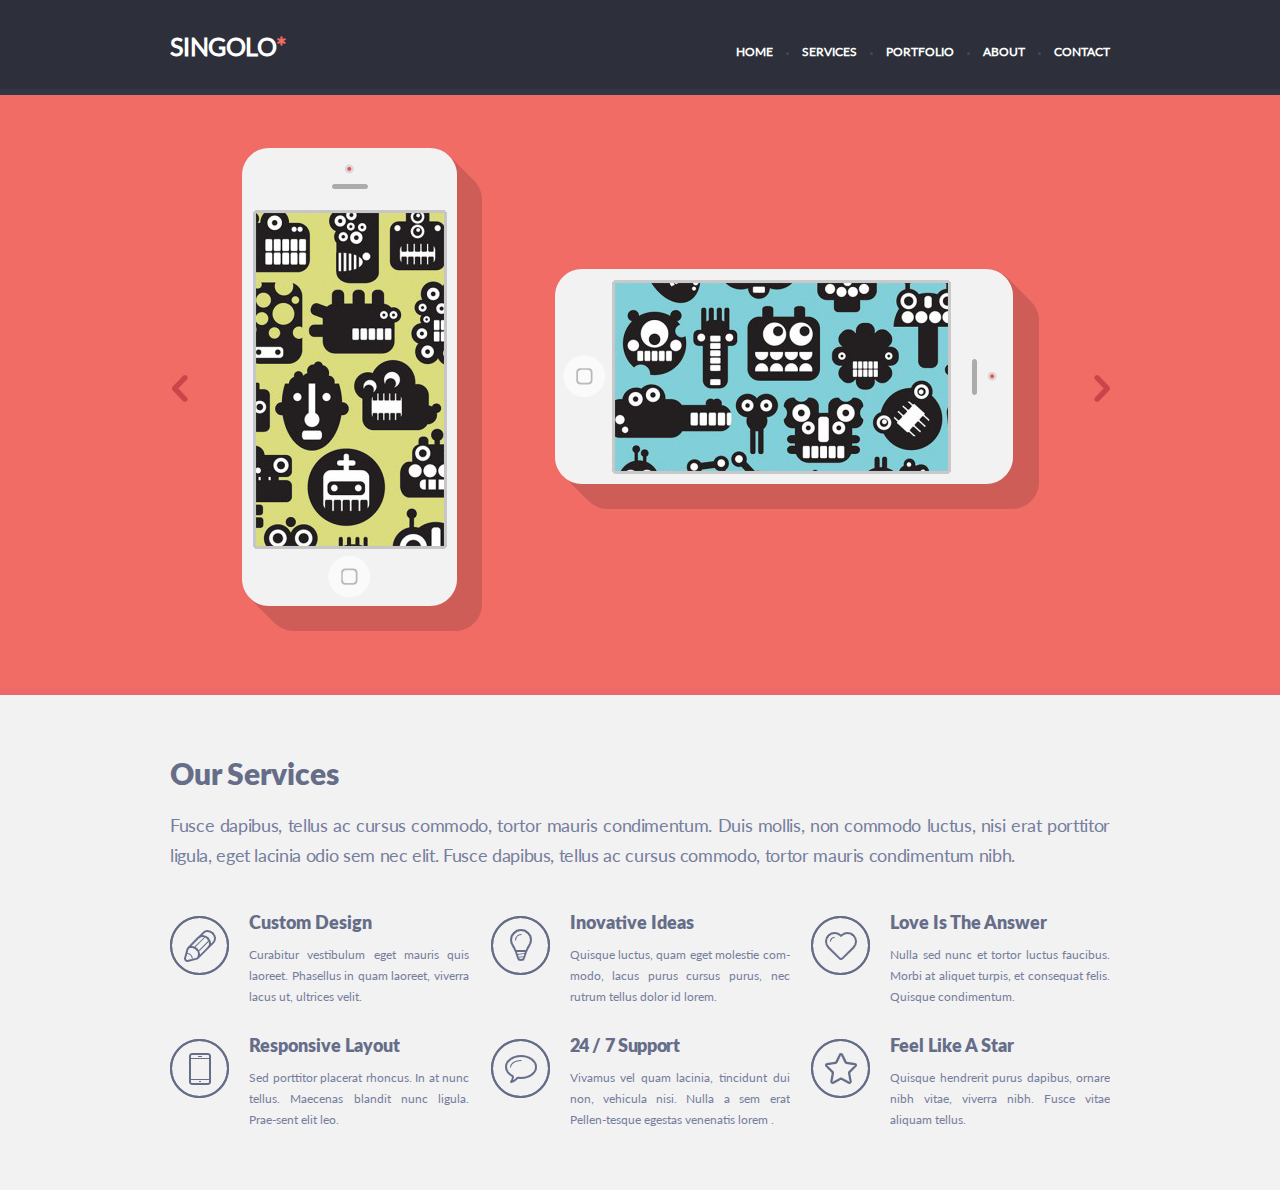
<file: singolo1.html>
<!DOCTYPE html>
<html lang="en">

<head>
    <meta charset="UTF-8">
    <meta name="viewport" content="width=device-width, initial-scale=1.0">
    <link rel="stylesheet" href="singolo1.css">
    <title>Singolo*</title>
</head>

<body>
    <header class="header">
        <div class="wrapper">
            <div class="header__wrapper">
                <h1 class="logo">Singolo<span>*</span></h1>
                <nav class="nav">
                    <ul class="nav__list">
                        <li class="nav__list__item"><a href="#">home</a></li>
                        <li class="nav__list__item"><a href="#">services</a></li>
                        <li class="nav__list__item"><a href="#">portfolio</a></li>
                        <li class="nav__list__item"><a href="#">about</a></li>
                        <li class="nav__list__item"><a href="#">contact</a></li>
                    </ul>
                </nav>
            </div>
        </div>
    </header>

    <div class="flip">
        <div class="wrapper">
            <div class="flip__inner">
                <div class="flip__item">
                    <div class="iphone_ver">
                        <img src="assets/images/iPhone Vertical.png" alt="phone">
                    </div>
                    <div class="iphone_hor">
                        <img src="assets/images/iPhone Horizontal.png" alt="phone">
                    </div>
                </div>
                <div class="left">
                    <div class="arrow-left">
                        <a href="#"></a>
                    </div>
                </div>
                <div class="right">
                    <div class="arrow-right">
                        <a href="#"></a>
                    </div>
                </div>
            </div>
        </div>
    </div>

    <section class="services">
        <div class="wrapper">
            <h2 class="services__title">Our Services</h2>
            <p class="services__subtitle">Fusce dapibus, tellus ac cursus commodo, tortor mauris condimentum. Duis
                mollis, non commodo luctus, nisi erat porttitor ligula, eget lacinia odio sem nec elit. Fusce dapibus,
                tellus ac cursus commodo, tortor mauris condimentum nibh.</p>
            <div class="layout-3-column">
                <div class="benefit-content">
                    <div class="benefit-content__logo">
                        <img src="./assets/images/pen.png" alt="pen" class="services__img">
                    </div>
                    <h3 class="benefit-content__item__title">Custom Design</h3>
                    <p class="benefit-content__item__text">Curabitur vestibulum eget mauris quis laoreet. Phasellus in
                        quam laoreet, viverra lacus ut, ultrices velit.</p>
                </div>

                <div class="benefit-content">
                    <div class="benefit-content__logo">
                        <img src="./assets/images/light.png" alt="light" class="services__img">
                    </div>
                    <h3 class="benefit-content__item__title">Inovative Ideas</h3>
                    <p class="benefit-content__item__text">Quisque luctus, quam eget molestie com-modo, lacus purus
                        cursus purus, nec rutrum tellus dolor id lorem.</p>
                </div>

                <div class="benefit-content">
                    <div class="benefit-content__logo">
                        <img src="./assets/images/heart.png" alt="heart" class="services__img">
                    </div>
                    <h3 class="benefit-content__item__title">Love Is The Answer</h3>
                    <p class="benefit-content__item__text">Nulla sed nunc et tortor luctus faucibus. Morbi at aliquet turpis, et consequat felis. Quisque condimentum.</p>
                </div>

                <div class="benefit-content">
                    <div class="benefit-content__logo">
                        <img src="./assets/images/phone.png" alt="phone" class="services__img">
                    </div>
                    <h3 class="benefit-content__item__title">Responsive Layout</h3>
                    <p class="benefit-content__item__text">Sed porttitor placerat rhoncus. In at nunc tellus. Maecenas
                        blandit nunc ligula. Prae-sent elit leo.</p>
                </div>

                <div class="benefit-content">
                    <div class="benefit-content__logo">
                        <img src="./assets/images/chat.png" alt="chat" class="services__img">
                    </div>
                    <h3 class="benefit-content__item__title benefit-content__item__title-ls">24  / 7  Support</h3>
                    <p class="benefit-content__item__text benefit-content__item__text-ls">Vivamus vel quam lacinia, tincidunt dui non, vehicula nisi.
                        Nulla a sem erat Pellen-tesque egestas venenatis lorem .</p>
                </div>

                <div class="benefit-content">
                    <div class="benefit-content__logo">
                        <img src="./assets/images/star.png" alt="star" class="services__img">
                    </div>
                    <h3 class="benefit-content__item__title">Feel Like A Star</h3>
                    <p class="benefit-content__item__text">Quisque hendrerit purus dapibus, ornare nibh vitae, viverra
                        nibh. Fusce vitae aliquam tellus.</p>
                </div>
            </div>
        </div>
    </section>
</body>

</html>
</file>
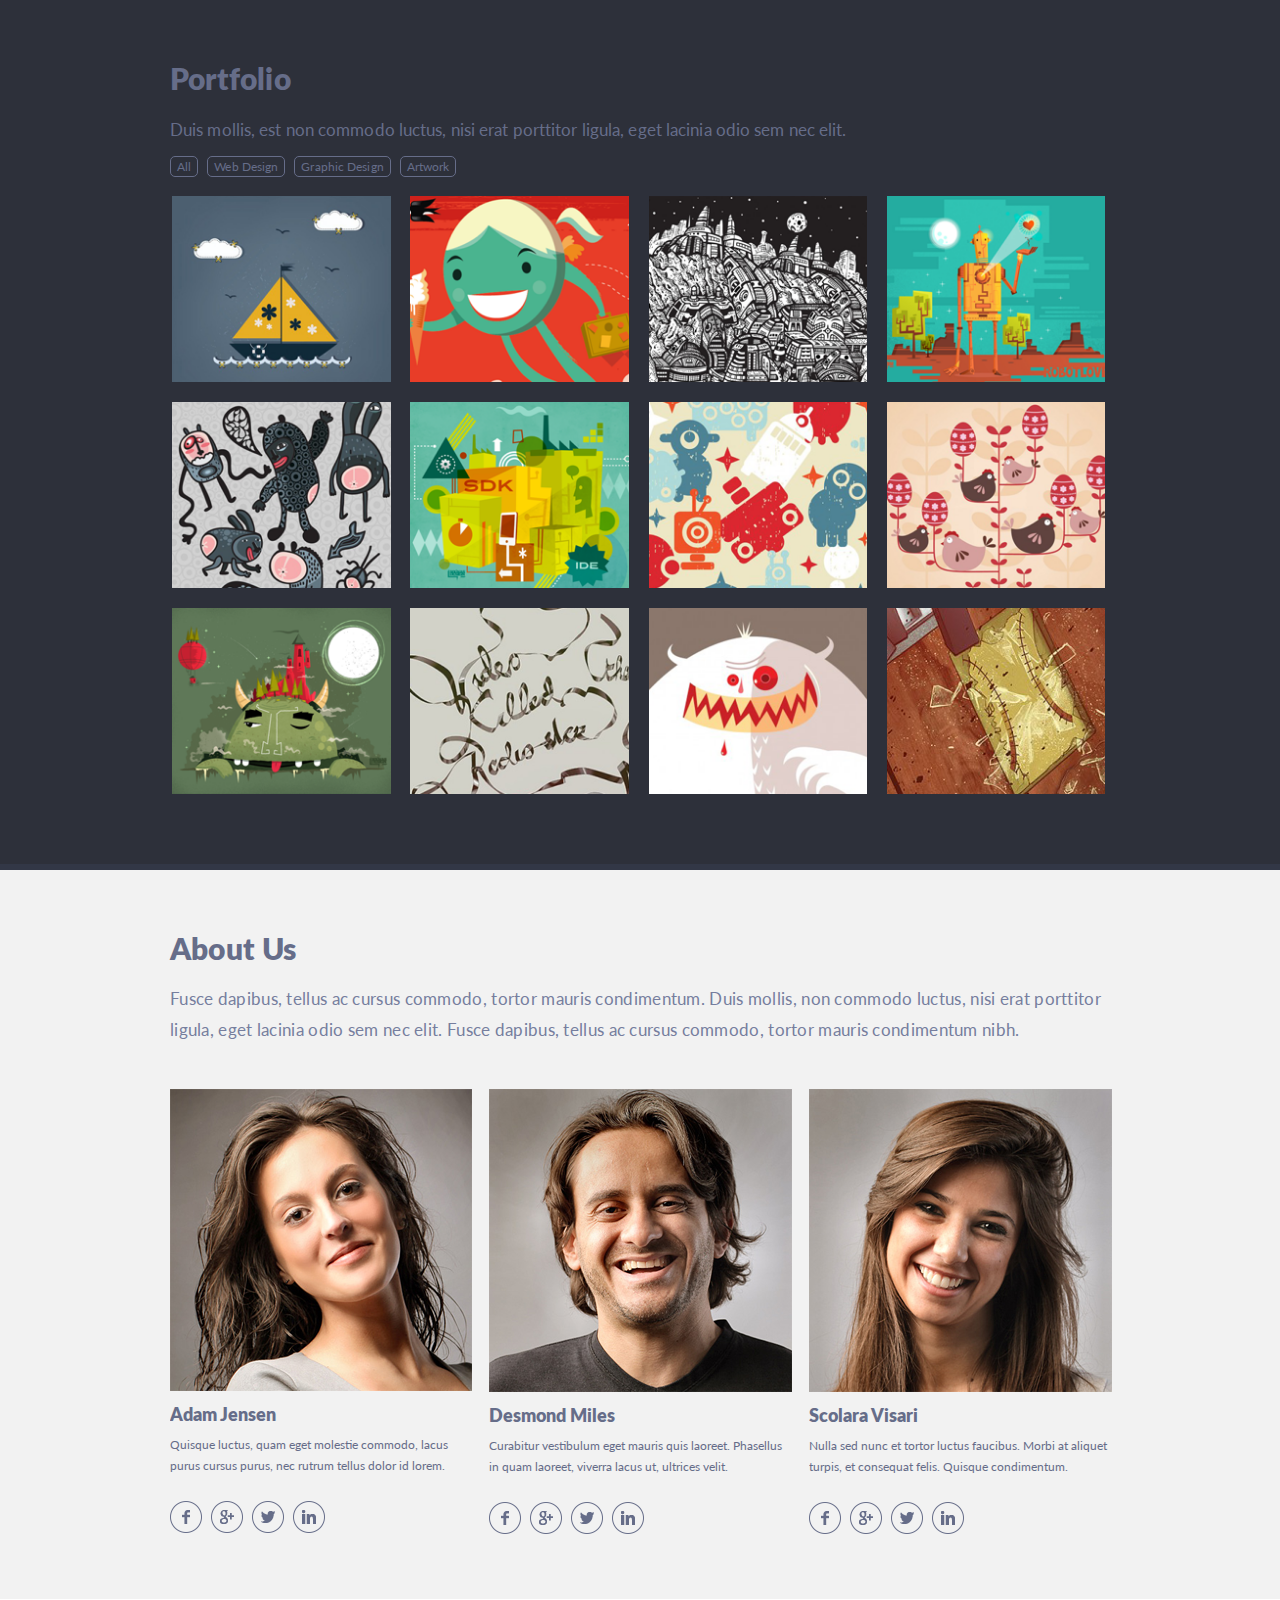
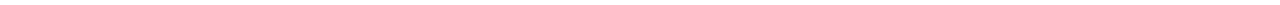
<file: singolo2.html>
<!DOCTYPE html>
<html lang="en">

<head>
    <meta charset="UTF-8">
    <meta name="viewport" content="width=device-width, initial-scale=1.0">
    <link rel="stylesheet" href="singolo2.css">
    <title>Singolo* 2</title>
</head>

<body>
    <section class="portfolio">
        <div class="wrapper">
            <h2 class="portfolio__title">Portfolio</h2>
            <p class="portfolio__subtitle">Duis mollis, est non commodo luctus, nisi erat porttitor ligula, eget lacinia odio sem nec elit.</p>
            <nav class="portfolio__nav">
                    <ul class="portfolio__menu">
                        <li class="portfolio-menu__item"><a class="portfolio-menu__link portfolio-menu__link_active" href="#">All</a></li>
                        <li class="portfolio-menu__item"><a class="portfolio-menu__link" href="#">Web Design</a></li>
                        <li class="portfolio-menu__item"><a class="portfolio-menu__link" href="#">Graphic Design</a></li>
                        <li class="portfolio-menu__item"><a class="portfolio-menu__link" href="#">Artwork</a></li>
                    </ul>
            </nav>
            <div class="layout-4-column">
                <div class="portfolio-content">
                    <div class="portfolio-content__image">
                        <img src="./assets/images/portfolio/01.png" alt="portfolio image" class="portfolio__img">
                    </div>
                </div>
                <div class="portfolio-content">
                    <div class="portfolio-content__image">
                        <img src="./assets/images/portfolio/02.png" alt="portfolio image" class="portfolio__img">
                    </div>
                </div>
                <div class="portfolio-content">
                    <div class="portfolio-content__image">
                        <img src="./assets/images/portfolio/03.png" alt="portfolio image" class="portfolio__img">
                    </div>
                </div>
                <div class="portfolio-content">
                    <div class="portfolio-content__image">
                        <img src="./assets/images/portfolio/04.png" alt="portfolio image" class="portfolio__img">
                    </div>
                </div>
                <div class="portfolio-content">
                    <div class="portfolio-content__image">
                        <img src="./assets/images/portfolio/05.png" alt="portfolio image" class="portfolio__img">
                    </div>
                </div>
                <div class="portfolio-content">
                    <div class="portfolio-content__image">
                        <img src="./assets/images/portfolio/06.png" alt="portfolio image" class="portfolio__img">
                    </div>
                </div>
                <div class="portfolio-content">
                    <div class="portfolio-content__image">
                        <img src="./assets/images/portfolio/07.png" alt="portfolio image" class="portfolio__img">
                    </div>
                </div>
                <div class="portfolio-content">
                    <div class="portfolio-content__image">
                        <img src="./assets/images/portfolio/08.png" alt="portfolio image" class="portfolio__img">
                    </div>
                </div>
                <div class="portfolio-content">
                    <div class="portfolio-content__image">
                        <img src="./assets/images/portfolio/09.png" alt="portfolio image" class="portfolio__img">
                    </div>
                </div>
                <div class="portfolio-content">
                    <div class="portfolio-content__image">
                        <img src="./assets/images/portfolio/10.png" alt="portfolio image" class="portfolio__img">
                    </div>
                </div>
                <div class="portfolio-content">
                    <div class="portfolio-content__image">
                        <img src="./assets/images/portfolio/11.png" alt="portfolio image" class="portfolio__img">
                    </div>
                </div>
                <div class="portfolio-content">
                    <div class="portfolio-content__image">
                        <img src="./assets/images/portfolio/12.png" alt="portfolio image" class="portfolio__img">
                    </div>
                </div>
            </div>
        </div>
    </section>

    <section class="about-us">
        <div class="wrapper">
            <h2 class="about-us__title">About Us</h2>
            <p class="about-us__subtitle">Fusce dapibus, tellus ac cursus commodo, tortor mauris condimentum. Duis mollis, non commodo luctus, nisi erat porttitor ligula, eget lacinia odio sem nec elit. Fusce dapibus, tellus ac cursus commodo, tortor mauris condimentum nibh.</p>
            <div class="layout-3-column">
                <div class="portfolio__office-plankton">
                    <div class="office-plankton__image">
                        <img src="./assets/images/portfolio/office-plankton-01.png" alt="Adam Jensen" class="office-plankton__img">
                    </div>
                    <h3 class="office-plankton__title">Adam Jensen</h3>
                    <p class="office-plankton__subtitle">Quisque luctus, quam eget molestie commodo, lacus purus cursus purus, nec rutrum tellus dolor id lorem.</p>
                    <div class="office-plankton__icons">
                        <a href="#" class="office-plankton__link office-plankton__link_active">
                            <img src="./assets/images/portfolio/link-01.png" alt="facebook" class="office-plankton__icon office-plankton__icon_active">
                        </a>
                        <a href="#" class="office-plankton__link">
                            <img src="./assets/images/portfolio/link-02.png" alt="google plus" class="office-plankton__icon office-plankton__icon_active">
                        </a>
                        <a href="#" class="office-plankton__link">
                            <img src="./assets/images/portfolio/link-03.png" alt="twitter" class="office-plankton__icon office-plankton__icon_active">
                        </a>
                        <a href="#" class="office-plankton__link">
                            <img src="./assets/images/portfolio/link-04.png" alt="in" class="office-plankton__icon office-plankton__icon_active">
                        </a>
                    </div>
                </div>
                <div class="portfolio__office-plankton">
                    <div class="office-plankton__image">
                        <img src="./assets/images/portfolio/office-plankton-02.png" alt="Adam Jensen" class="office-plankton__img">
                    </div>
                    <h3 class="office-plankton__title">Desmond Miles</h3>
                    <p class="office-plankton__subtitle">Curabitur vestibulum eget mauris quis laoreet. Phasellus in quam laoreet, viverra lacus ut, ultrices velit.</p>
                    <div class="office-plankton__icons">
                        <a href="#" class="office-plankton__link office-plankton__link_active">
                            <img src="./assets/images/portfolio/link-01.png" alt="facebook" class="office-plankton__icon office-plankton__icon_active">
                        </a>
                        <a href="#" class="office-plankton__link">
                            <img src="./assets/images/portfolio/link-02.png" alt="google plus" class="office-plankton__icon office-plankton__icon_active">
                        </a>
                        <a href="#" class="office-plankton__link">
                            <img src="./assets/images/portfolio/link-03.png" alt="twitter" class="office-plankton__icon office-plankton__icon_active">
                        </a>
                        <a href="#" class="office-plankton__link">
                            <img src="./assets/images/portfolio/link-04.png" alt="in" class="office-plankton__icon office-plankton__icon_active">
                        </a>
                    </div>
                </div>
                <div class="portfolio__office-plankton">
                    <div class="office-plankton__image">
                        <img src="./assets/images/portfolio/office-plankton-03.png" alt="Adam Jensen" class="office-plankton__img">
                    </div>
                    <h3 class="office-plankton__title">Scolara Visari</h3>
                    <p class="office-plankton__subtitle">Nulla sed nunc et tortor luctus faucibus. Morbi at aliquet turpis, et consequat felis. Quisque condimentum.</p>
                    <div class="office-plankton__icons">
                        <a href="#" class="office-plankton__link office-plankton__link_active">
                            <img src="./assets/images/portfolio/link-01.png" alt="facebook" class="office-plankton__icon office-plankton__icon_active">
                        </a>
                        <a href="#" class="office-plankton__link">
                            <img src="./assets/images/portfolio/link-02.png" alt="google plus" class="office-plankton__icon office-plankton__icon_active">
                        </a>
                        <a href="#" class="office-plankton__link">
                            <img src="./assets/images/portfolio/link-03.png" alt="twitter" class="office-plankton__icon office-plankton__icon_active">
                        </a>
                        <a href="#" class="office-plankton__link">
                            <img src="./assets/images/portfolio/link-04.png" alt="in" class="office-plankton__icon office-plankton__icon_active">
                        </a>
                    </div>
                </div>
            </div>
        </div>
    </section>
</body>

</html>
</file>
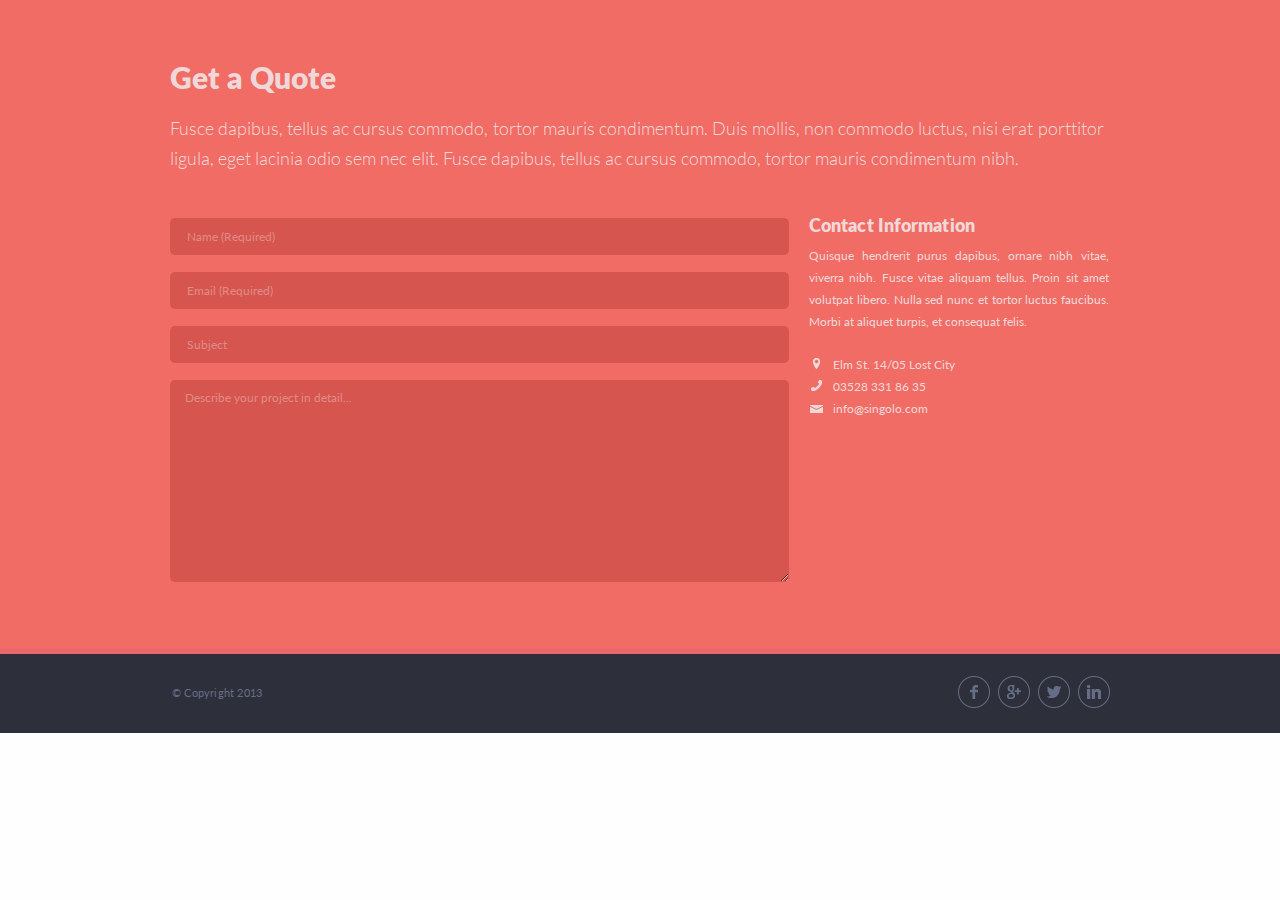
<file: singolo3.html>
<!DOCTYPE html>
<html lang="en">

<head>
    <meta charset="UTF-8">
    <meta name="viewport" content="width=device-width, initial-scale=1.0">
    <link rel="stylesheet" href="singolo3.css">
    <title>Singolo* 3</title>
</head>

<body>
    <section class="contact-us">
        <div class="wrapper">
            <h2 class="contact-us__title">Get a Quote</h2>
            <p class="contact-us__subtitle">Fusce dapibus, tellus ac cursus commodo, tortor mauris condimentum. Duis mollis, non commodo luctus, nisi erat porttitor ligula, eget lacinia odio sem nec elit. Fusce dapibus, tellus ac cursus commodo, tortor mauris condimentum nibh.</p>
            <div class="form-section">
                <form class="form-section__form" action="#">
                    <input class="form__input" type="text" name="name" placeholder="Name (Required)" required="required">
                    <input class="form__input" type="email" name="email" placeholder="Email (Required)" required="required">
                    <input class="form__input" type="text" placeholder="Subject" name="subject">
                    <textarea class="form__textarea" name="message" placeholder="Describe your project in detail..."></textarea>
                </form>
                <div class="contact-inf">
                    <h3 class="contact-inf__title">Contact Information</h3>
                    <p class="contact-inf__subtitle">Quisque hendrerit purus dapibus, ornare nibh vitae, viverra nibh. Fusce vitae aliquam tellus. Proin sit amet volutpat libero. Nulla sed nunc et tortor luctus faucibus. Morbi at aliquet turpis, et consequat felis. </p>
                    <div class="contact-inf__objects">
                        <div class="contact-inf__object">
                            <div class="contact-inf__icon">
                                <img src="./assets/images/footer/location.png" alt="location">
                            </div>
                            <a href="#" class="contact-inf__link">Elm St. 14/05 Lost City</a>
                        </div>
                        <div class="contact-inf__object">
                            <div class="contact-inf__icon">
                                <img src="./assets/images/footer/phone.png" alt="phone">
                            </div>
                            <a href="tel:035283318635" class="contact-inf__link">03528 331 86 35</a>
                            <p></p>
                        </div>
                        <div class="contact-inf__object">
                            <div class="contact-inf__icon">
                                <img src="./assets/images/footer/mail.png" alt="mail">
                            </div>
                            <a href="mailto:info@singolo.com" class="contact-inf__link">info@singolo.com</a>
                        </div>
                    </div>
                </div>
            </div>
        </div>
    </section>
    <footer class="footer">
        <div class="wrapper footer__wrapper">
            <div class="footer__title">&copy; Copyright 2013</div>
            <div class="social-icons">
                <a class="social-icons__link" href="#">
                    <img src="./assets/images/portfolio/link-01.png" alt="facebook">
                </a>
                <a class="social-icons__link" href="#">
                    <img src="./assets/images/portfolio/link-02.png" alt="facebook">
                </a>
                <a class="social-icons__link" href="#">
                    <img src="./assets/images/portfolio/link-03.png" alt="facebook">
                </a>
                <a class="social-icons__link" href="#">
                    <img src="./assets/images/portfolio/link-04.png" alt="facebook">
                </a>
            </div>
        </div>
      </footer>
</body>

</html>
</file>
<file: singolo1.css>
@font-face {
    font-family: 'Lato Black';
    src: url('assets/fonts/Lato-Black.ttf') format('truetype');
    font-weight: normal;
    font-style: normal;
    }

@font-face {
    font-family: 'Lato Regular';
    src: url('assets/fonts/Lato-Regular.ttf') format('truetype');
    font-weight: normal;
    font-style: normal;
    }
  
html {
    font-size: 10px;
}

body {
    margin: 0;
    font-family: 'Lato Regular', Verdana, sans-serif;
    font-size: 1.6rem;
    background-color: #fefefe;
}

* {
    box-sizing: border-box;
}

h1, h2, h3, h4, h5, h6, p, ul {
    margin: 0;
    padding: 0;
}

.wrapper {
    width: 100%;
    max-width: 1020px;
    margin: 0 auto;
    padding: 0 40px;
}

/* header */

.header {
    padding: 34px 0 30px;
    background-color: #2d303a;
    border-bottom: solid 6px #323746;
}

.header__wrapper {
    display: flex;
    justify-content: space-between;
    align-items: baseline;
}


.header__inner {
    display: flex;
    justify-content: space-between;
    align-items: baseline;
}

.logo {
    font-size: 2.5rem;
    font-weight: 700;
    line-height: 1;
    letter-spacing: -.55px;
    color: #fff;
    text-transform: uppercase;
    cursor: pointer;
}

.logo span {
    color: #f06c64;
}

.nav__list {
    display: flex;
    font-size: 1.2rem;
    font-weight: 700;
    list-style: none;
    text-transform: uppercase;
}

.nav__list__item {
    margin-right: 29px;
    position: relative;
}

.nav__list__item::after {
    content: "";
    background-color: #434759;
    width: 3px;
    height: 3px;
    border-radius: 50%;
    position: absolute;
    top: 50%;
    right: -16px;

}

a {
    text-decoration: none;
    color: #fff;
    transition-property: color;
    transition-duration: 0.2s;
    transition-timing-function: ease-out;
}

  a:hover,
  a:focus {
    color: #f06c64;
  }

.nav__list__item:last-child {
    margin-right: 0;
}

.nav__list__item:last-child::after {
    width: 0;
}

.list__item_active {
    color: #f06c64;
}

/* flip */

.flip {
    height: 600px;
    background-color: #f06c64;
    border-bottom: solid 6px #ea676b;
}

.flip__inner {
    position: relative;
}

.flip__item {
    display: flex;
}

.iphone_ver {
    padding: 53px 0 0 72px;
}

.iphone_hor {
    padding: 174px 0 0 73px;

}

.left {
    position: absolute;
    top: 52%;
    left: 2px;
    cursor: pointer;
}

.left a {
    display: inline-block;
    background-image: url(./assets/images/left.png);
    width: 16px;
    height: 27px;
    
}
.left a:focus {
    background-image: url(./assets/images/leftc.png);
}

.right a:focus {
    background-image: url(./assets/images/rightc.png);
}

.right a {
    display: inline-block;
    background-image: url(./assets/images/right.png);
    width: 16px;
    height: 27px;
    
}

.right {
    position: absolute;
    top: 52%;
    right: 0;
    cursor: pointer;
}

/* services */

.services {
    padding: 63px 0 31px;
    background-color: #f2f2f2;
    border-bottom: 6px solid #fff
}

.services__title {
    margin-bottom: 16px;
    font-family: 'Lato Black', Verdana, sans-serif;
    font-size: 3rem;
    font-weight: 400;
    color: #666d89;
    word-spacing: -1.5px;
}

.services__subtitle {
    margin-bottom: 43px;
    font-size: 1.8rem;
    font-weight: 300;
    color: #767e9e;
    line-height: 30px;
    text-align: justify;
    letter-spacing: -.35px;
}

.layout-3-column {
    display: flex;
    flex-wrap: wrap;
    justify-content: space-between;
}

.benefit-content {
    margin-bottom: 30px;
    width: 33%;
    max-width: 299px;
    max-height: 93px;
    padding-left: 79px;
    overflow: hidden;
    position: relative;
}

.benefit-content__logo {
    display: flex;
    justify-content: center;
    align-items: center;
    width: 59px;
    height: 59px;
    padding: 15px;
    border: 2px solid #666d89;
    border-radius: 50%;
    position: absolute;
    top: 3px;
    left: 0;
}

.benefit-content__item__title {
    margin-bottom: 9px;
    font-family: "Lato Black", Verdana, sans-serif;
    color: #666d89;
    font-size: 1.8rem;
    font-weight: 400;
}

.benefit-content__item__text {
    color: #767e9e;
    font-size: 1.2rem;
    line-height: 21px;
    text-align: justify;
}

.benefit-content__item__title-ls {
    letter-spacing: -.35px;
}
</file>
<file: singolo2.css>
@font-face {
    font-family: 'Lato Black';
    src: url('assets/fonts/Lato-Black.ttf') format('truetype');
    font-weight: normal;
    font-style: normal;
    }

@font-face {
    font-family: 'Lato Regular';
    src: url('assets/fonts/Lato-Regular.ttf') format('truetype');
    font-weight: normal;
    font-style: normal;
    }
  
html {
    font-size: 10px;
}

body {
    margin: 0;
    font-family: 'Lato Regular', Verdana, sans-serif;
    font-size: 1.6rem;
    background-color: #fefefe;
}

* {
    box-sizing: border-box;
}

h1, h2, h3, h4, h5, h6, p, ul {
    margin: 0;
    padding: 0;
}

.wrapper {
    width: 100%;
    max-width: 1020px;
    margin: 0 auto;
    padding: 0 27px 0 40px;
}

/*Portfolio*/

.portfolio {
    background-color: #2d303a;
    color: #666d89;
    border-bottom: 6px solid #323746;
}

.portfolio__title {
    font-family: 'Lato Black', Verdana, sans-serif;
    font-size: 3rem;
    padding-top: 63px;
    padding-bottom: 20px;
    letter-spacing: 0.02rem;
}

.portfolio__subtitle {
    font-size: 1.7rem;
    letter-spacing: 0.01rem;
    padding-bottom:15px;
}

.portfolio__nav {
    margin-bottom: 20px ;
}


.portfolio-menu__item {
    list-style-type: none;
    display: inline-block;

}

.portfolio-menu__link {
    color: #666d89;
    text-decoration: none;
    letter-spacing: 0.01rem;
    font-size: 1.2rem;
    border: 1px solid #666d89;
    padding: 2px 6px;
    border-radius: 5px;
    margin-right: 5px;
}

.portfolio-menu__link:hover, .portfolio-menu__link:focus {
    color: #fefefe;
    border: 1px solid #fff;
    
}

.layout-4-column {
    display: flex;
    flex-wrap: wrap;
    justify-content: space-between;
    padding-bottom: 52px;
}
.portfolio-content {
    margin-bottom: 10px;
    width: 25%;
    overflow: hidden;
    position: relative;
}
.portfolio__img {
    max-width: 223px;
    max-height: 190px;
    margin-bottom: 3px;
    padding: 2px;
}
.portfolio__img:hover {
    cursor: pointer;
    opacity: 0.7;
    transition: 0.3s;
}

/*about-us*/

.about-us {
    background-color: #f2f2f2;
    color: #666d89;
    border-bottom: 6px solid #fff;
}

.about-us__title {
        font-family: 'Lato Black', Verdana, sans-serif;
        font-size: 3rem;
        padding-top: 63px;
        padding-bottom: 15px;
        letter-spacing: 0.02rem;
}

.about-us__subtitle {
    font-size: 1.7rem;
    letter-spacing: 0.03rem;
    padding-bottom:15px;
    line-height: 1.8;
    color: #767e9e;
    padding-bottom: 44px;
}

.layout-3-column {
    display: flex;
    flex-wrap: wrap;
    justify-content: space-between;
    padding-bottom: 52px;
}
.portfolio__office-plankton {
    margin-bottom: 10px;
    width: 33%;
    overflow: hidden;
    position: relative;
    padding: 0 10px 0 0;
}

.office-plankton__title {
    font-family: 'Lato Black', Verdana, sans-serif;
    font-size: 1.8rem;
    padding: 11px 0 8px 0;
}
.office-plankton__subtitle {
    font-size: 1.2rem;
    line-height: 1.7;
    padding-bottom: 25px;
}
.office-plankton__link {
    text-decoration: none;
    padding-right: 5px;
}
.office-plankton__img:hover {
    cursor: pointer;
    opacity: 0.9;
    transition: 0.3s;
}
</file>
<file: singolo3.css>
@font-face {
    font-family: 'Lato Black';
    src: url('assets/fonts/Lato-Black.ttf') format('truetype');
    font-weight: normal;
    font-style: normal;
    }

@font-face {
    font-family: 'Lato Regular';
    src: url('assets/fonts/Lato-Regular.ttf') format('truetype');
    font-weight: normal;
    font-style: normal;
    }

@font-face {
    font-family: 'Lato Light';
    src: url('assets/fonts/Lato-Light.ttf') format('truetype');
    font-weight: normal;
    font-style: normal;
    }
  
html {
    font-size: 10px;
}

body {
    margin: 0;
    font-family: 'Lato Regular', Verdana, sans-serif;
    font-size: 1.6rem;
    background-color: #fefefe;
}

* {
    box-sizing: border-box;
}

h1, h2, h3, h4, h5, h6, p, ul {
    margin: 0;
    padding: 0;
}

.wrapper {
    width: 100%;
    max-width: 1020px;
    margin: 0 auto;
    padding: 0 27px 0 40px;
}

/*contact-us*/

.contact-us {
    background-color: #f06c64;
    color: #f0d8d9;
    padding-bottom: 47px;
    border-bottom: 5px solid #ea676b;
}

.contact-us__title {
    padding-top: 62px;
    font-family: "Lato Black", Verdana, sans-serif;
    font-size: 3rem;
}

.contact-us__subtitle {
    padding-top: 15px;
    font-family: "Lato Light", Verdana, sans-serif;
    font-size: 1.8rem;
    word-spacing: 0.11rem;
    line-height: 3rem;
}

.form-section {
    padding-top: 45px;
    display: flex;
    justify-content: space-between;
}

.form-section__form {
    flex: 620px;
}
.contact-inf {
    flex: 295px;
}

.form__input {
    background-color: #d6564f;
    border: none;
    border-radius: 5px;
    width: 619px;
    height: 37px;
    margin-bottom: 17px;
}

::placeholder {
    color: #f0d8d96b;
    font-size: 0.9em;
    font-family: "Lato Regular", Verdana, sans-serif;
    padding: 13px 0 0 15px;
  }

  .form__textarea {
    background-color: #d6564f;
    border: none;
    border-radius: 5px;
    width: 619px;
    height: 202px;
    margin-bottom: 17px;
}

.form__textarea::placeholder {
    padding: 8px 0 0 13px;
}

.contact-inf__title {
    font-family: "Lato Black", Verdana, sans-serif;
    font-size: 1.8rem;
    line-height: 1.8rem;
    letter-spacing: 0.01rem;
}

.contact-inf__subtitle {
    padding: 9px 0 0 0;
    line-height: 2.2rem;
    font-size: 1.2rem;
    text-align: justify;
    max-width: 300px;
}

.contact-inf__objects {
padding-top: 20px;
}

.contact-inf__link {
    text-decoration: none;
    color: #f0d8d9;
    font-size: 1.2rem;
    padding-left: 5px;
}

.contact-inf__icon {
    display: inline-block;
    width: 15px;
    text-align: center;
}

.contact-inf__object {
    line-height: 2rem;
}

/*footer*/
.footer {
    background-color: #2d303a;
}

.footer__title {
    padding: 33px 0 32px 2px;
    color: #666d89;
    font-size: 1.1rem;
    letter-spacing: 0.02rem;
    line-height: 1.1rem;
}

.footer__wrapper {
     display: flex;
    justify-content: space-between;
}

.social-icons {
    padding: 22px 13px;
}

.social-icons__link {
    text-decoration: none;
    padding-left: 4px;
}
</file>
